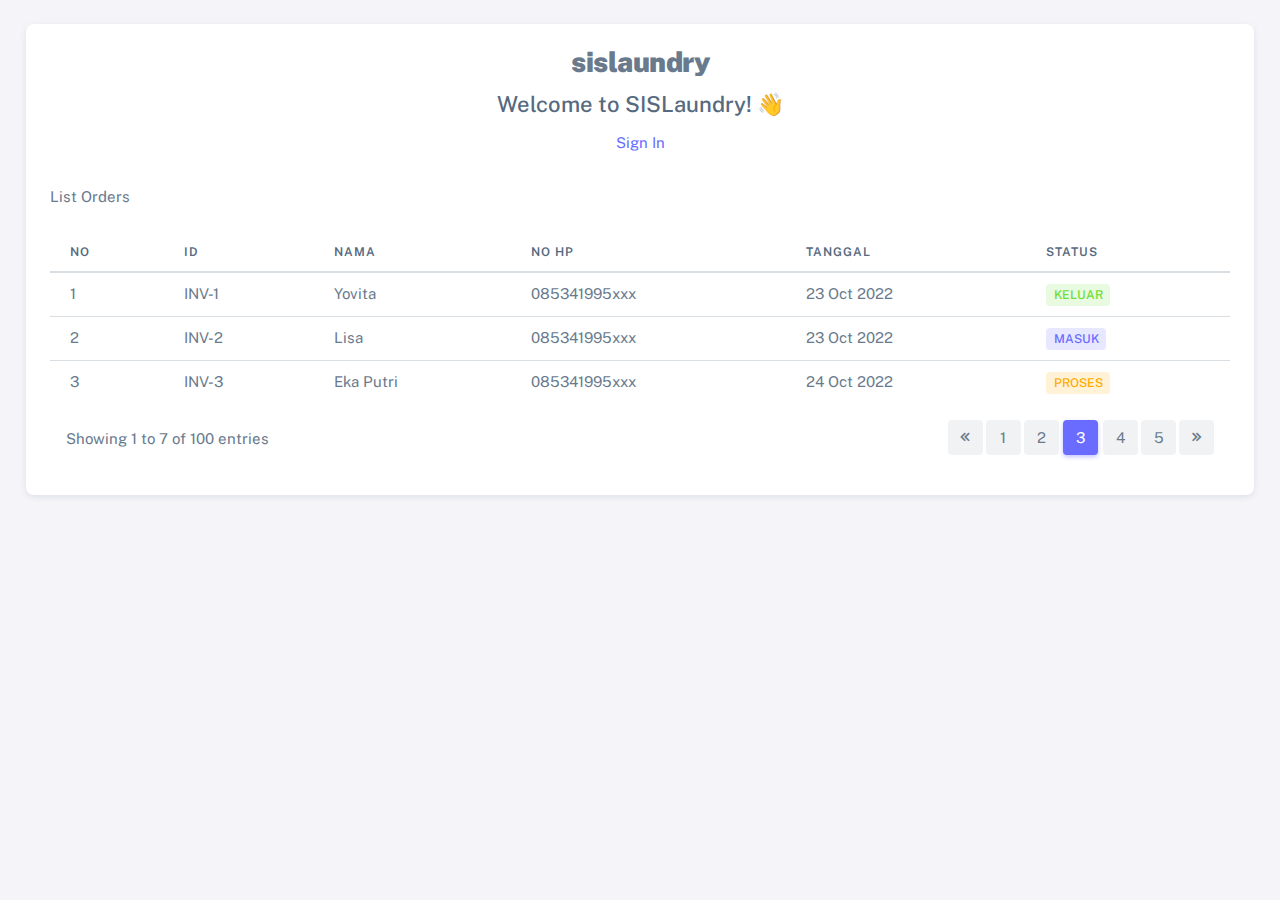
<file: index.html>
<!DOCTYPE html>

<html
  lang="en"
  class="light-style customizer-hide"
  dir="ltr"
  data-theme="theme-default"
  data-assets-path="../assets/"
  data-template="vertical-menu-template-free"
>
  <head>
    <meta charset="utf-8" />
    <meta
      name="viewport"
      content="width=device-width, initial-scale=1.0, user-scalable=no, minimum-scale=1.0, maximum-scale=1.0"
    />

    <title>Welcome</title>

    <meta name="description" content="" />

    <!-- Favicon -->
    <link rel="icon" type="image/x-icon" href="assets/img/favicon/favicon.ico" />

    <!-- Fonts -->
    <link rel="preconnect" href="https://fonts.googleapis.com" />
    <link rel="preconnect" href="https://fonts.gstatic.com" crossorigin />
    <link
      href="https://fonts.googleapis.com/css2?family=Public+Sans:ital,wght@0,300;0,400;0,500;0,600;0,700;1,300;1,400;1,500;1,600;1,700&display=swap"
      rel="stylesheet"
    />

    <!-- Icons. Uncomment required icon fonts -->
    <link rel="stylesheet" href="assets/vendor/fonts/boxicons.css" />

    <!-- Core CSS -->
    <link rel="stylesheet" href="assets/vendor/css/core.css" class="template-customizer-core-css" />
    <link rel="stylesheet" href="assets/vendor/css/theme-default.css" class="template-customizer-theme-css" />
    <link rel="stylesheet" href="assets/css/demo.css" />

    <!-- Vendors CSS -->
    <link rel="stylesheet" href="assets/vendor/libs/perfect-scrollbar/perfect-scrollbar.css" />

    <!-- Page CSS -->
    <!-- Page -->
    <link rel="stylesheet" href="assets/vendor/css/pages/page-auth.css" />
    <!-- Helpers -->
    <script src="assets/vendor/js/helpers.js"></script>

    <!--! Template customizer & Theme config files MUST be included after core stylesheets and helpers.js in the <head> section -->
    <!--? Config:  Mandatory theme config file contain global vars & default theme options, Set your preferred theme option in this file.  -->
    <script src="assets/js/config.js"></script>
  </head>

  <body>
    <!-- Content -->

    <div class="container-xxl">
      <div class="mt-4">
        <div class="authentication-inner">
          <!-- Register -->
          <div class="card">
            <div class="card-body">
              <!-- <a href="login.html" class="btn btn-primary">Login</a> -->

              <!-- Logo -->
              <div class="app-brand justify-content-center">
                <a href="index.html" class="app-brand-link gap-2">
                  <span class="app-brand-text demo text-body fw-bolder">SISLaundry</span>
                </a>
              </div>
              <!-- /Logo -->
              <h4 class="mb-2 mt-3 text-center">Welcome to SISLaundry! 👋</h4>
              <p class="mb-2 mt-3 text-center"><a href="login.html">Sign In</a> </p>
              <br>
              <p class="mb-4">List Orders</p>

              <div class="table-responsive text-nowrap">
                <table class="table" id="example" >
                  <thead>
                    <tr>
                      <th>No</th>
                      <th>ID</th>
                      <th>Nama</th>
                      <th>No HP</th>
                      <th>Tanggal</th>
                      <th>Status</th>
                    </tr>
                  </thead>
                  <tbody class="table-border-bottom-0">
                    <tr>
                      <td>
                        1
                      </td>
                      <td>INV-1</td>
                      <td>Yovita</td>
                      <td>085341995xxx</td>
                      <td>23 Oct 2022</td>
                      <td><span class="badge bg-label-success me-1">Keluar</span></td>
                    </tr>
                    <tr>
                      <td>
                        2
                      </td>
                      <td>INV-2</td>
                      <td>Lisa </td>
                      <td>085341995xxx</td>
                      <td>23 Oct 2022</td>
                      <td><span class="badge bg-label-primary me-1">Masuk</span></td>
                    </tr>
                    <tr>
                      <td>3</td>
                      <td>INV-3</td>
                      <td>Eka Putri</td>
                      <td>085341995xxx</td>
                      <td>24 Oct 2022</td>
                      <td><span class="badge bg-label-warning me-1">Proses</span></td>
                    </tr>
                </table>           
              </div>
              <div class="row justify-content-center">
                <div class="col-12 col-lg-6 mt-4"><p class="ms-3">Showing 1 to 7 of 100 entries</p></div>
                <div class="col-12 col-lg-6"> <nav aria-label="Page navigation" class="me-3 mt-3">
                  <ul class="pagination justify-content-end">
                    <li class="page-item prev">
                      <a class="page-link" href="javascript:void(0);"
                        ><i class="tf-icon bx bx-chevrons-left"></i
                      ></a>
                    </li>
                    <li class="page-item">
                      <a class="page-link" href="javascript:void(0);">1</a>
                    </li>
                    <li class="page-item">
                      <a class="page-link" href="javascript:void(0);">2</a>
                    </li>
                    <li class="page-item active">
                      <a class="page-link" href="javascript:void(0);">3</a>
                    </li>
                    <li class="page-item">
                      <a class="page-link" href="javascript:void(0);">4</a>
                    </li>
                    <li class="page-item">
                      <a class="page-link" href="javascript:void(0);">5</a>
                    </li>
                    <li class="page-item next">
                      <a class="page-link" href="javascript:void(0);"
                        ><i class="tf-icon bx bx-chevrons-right"></i
                      ></a>
                    </li>
                  </ul>
                </nav></div>
              </div>
            </div>
          </div>
          <!-- /Register -->
        </div>
      </div>
    </div>

    <!-- / Content -->


    <!-- Core JS -->
    <!-- build:js assets/vendor/js/core.js -->
    <script src="assets/vendor/libs/jquery/jquery.js"></script>
    <script src="assets/vendor/libs/popper/popper.js"></script>
    <script src="assets/vendor/js/bootstrap.js"></script>
    <script src="assets/vendor/libs/perfect-scrollbar/perfect-scrollbar.js"></script>

    <script src="assets/vendor/js/menu.js"></script>
    <!-- endbuild -->

    <!-- Vendors JS -->

    <!-- Main JS -->
    <script src="assets/js/main.js"></script>

    <!-- Page JS -->

    <!-- Place this tag in your head or just before your close body tag. -->
    <script async defer src="https://buttons.github.io/buttons.js"></script>
  </body>
</html>
</file>
